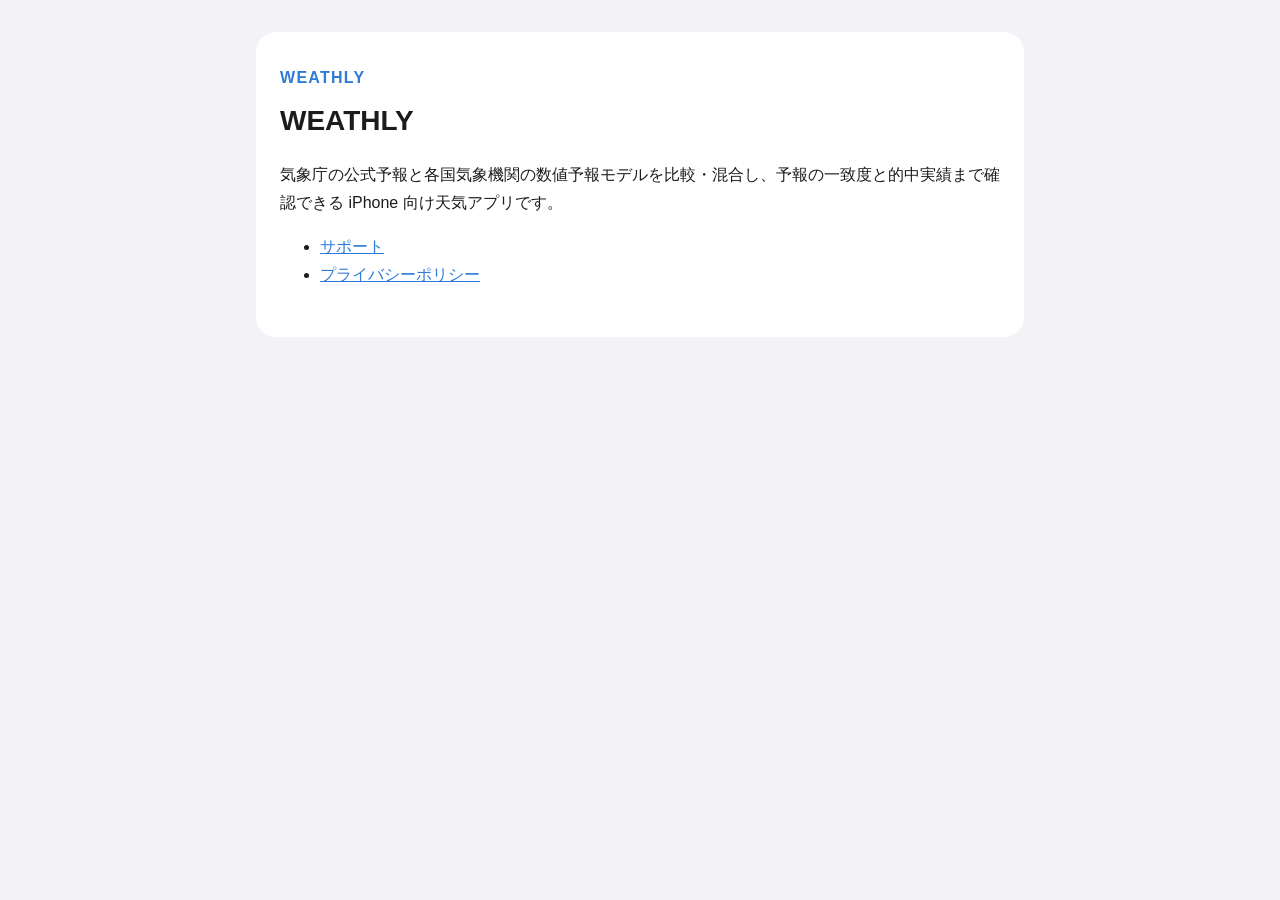
<file: index.html>
<!doctype html>
<html lang="ja">
<head>
  <meta charset="UTF-8" />
  <meta name="viewport" content="width=device-width, initial-scale=1" />
  <title>WEATHLY</title>
  <link rel="stylesheet" href="./style.css" />
</head>
<body>
  <main>
    <p class="brand">WEATHLY</p>
    <h1>WEATHLY</h1>
    <p>気象庁の公式予報と各国気象機関の数値予報モデルを比較・混合し、予報の一致度と的中実績まで確認できる iPhone 向け天気アプリです。</p>
    <ul>
      <li><a href="./support/">サポート</a></li>
      <li><a href="./privacy/">プライバシーポリシー</a></li>
    </ul>
  </main>
</body>
</html>
</file>
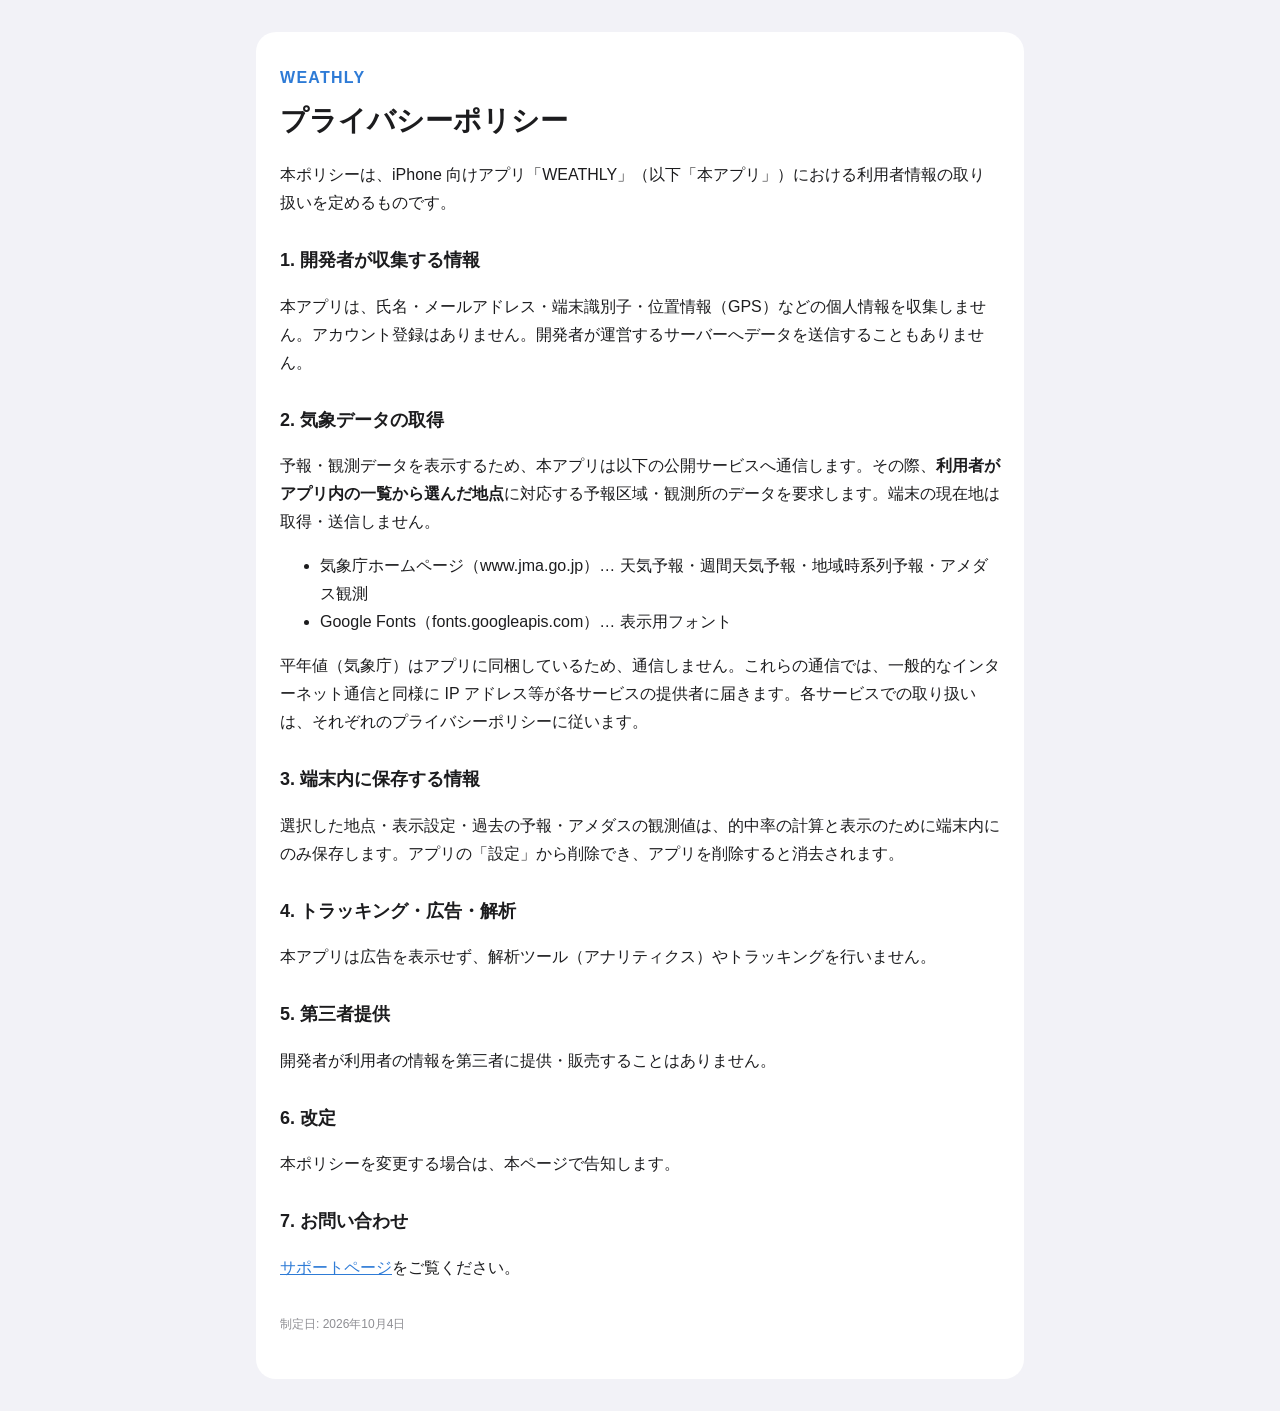
<file: privacy/index.html>
<!doctype html>
<html lang="ja">
<head>
  <meta charset="UTF-8" />
  <meta name="viewport" content="width=device-width, initial-scale=1" />
  <title>プライバシーポリシー | WEATHLY</title>
  <link rel="stylesheet" href="../style.css" />
</head>
<body>
  <main>
    <p class="brand">WEATHLY</p>
    <h1>プライバシーポリシー</h1>
    <p>本ポリシーは、iPhone 向けアプリ「WEATHLY」（以下「本アプリ」）における利用者情報の取り扱いを定めるものです。</p>

    <section>
      <h2>1. 開発者が収集する情報</h2>
      <p>本アプリは、氏名・メールアドレス・端末識別子・位置情報（GPS）などの個人情報を収集しません。アカウント登録はありません。開発者が運営するサーバーへデータを送信することもありません。</p>
    </section>

    <section>
      <h2>2. 気象データの取得</h2>
      <p>予報・観測データを表示するため、本アプリは以下の公開サービスへ通信します。その際、<strong>利用者がアプリ内の一覧から選んだ地点</strong>に対応する予報区域・観測所のデータを要求します。端末の現在地は取得・送信しません。</p>
      <ul>
        <li>気象庁ホームページ（www.jma.go.jp）… 天気予報・週間天気予報・地域時系列予報・アメダス観測</li>
        <li>Google Fonts（fonts.googleapis.com）… 表示用フォント</li>
      </ul>
      <p>平年値（気象庁）はアプリに同梱しているため、通信しません。これらの通信では、一般的なインターネット通信と同様に IP アドレス等が各サービスの提供者に届きます。各サービスでの取り扱いは、それぞれのプライバシーポリシーに従います。</p>
    </section>

    <section>
      <h2>3. 端末内に保存する情報</h2>
      <p>選択した地点・表示設定・過去の予報・アメダスの観測値は、的中率の計算と表示のために端末内にのみ保存します。アプリの「設定」から削除でき、アプリを削除すると消去されます。</p>
    </section>

    <section>
      <h2>4. トラッキング・広告・解析</h2>
      <p>本アプリは広告を表示せず、解析ツール（アナリティクス）やトラッキングを行いません。</p>
    </section>

    <section>
      <h2>5. 第三者提供</h2>
      <p>開発者が利用者の情報を第三者に提供・販売することはありません。</p>
    </section>

    <section>
      <h2>6. 改定</h2>
      <p>本ポリシーを変更する場合は、本ページで告知します。</p>
    </section>

    <section>
      <h2>7. お問い合わせ</h2>
      <p><a href="../support/">サポートページ</a>をご覧ください。</p>
    </section>

    <p class="updated">制定日: 2026年10月4日</p>
  </main>
</body>
</html>
</file>
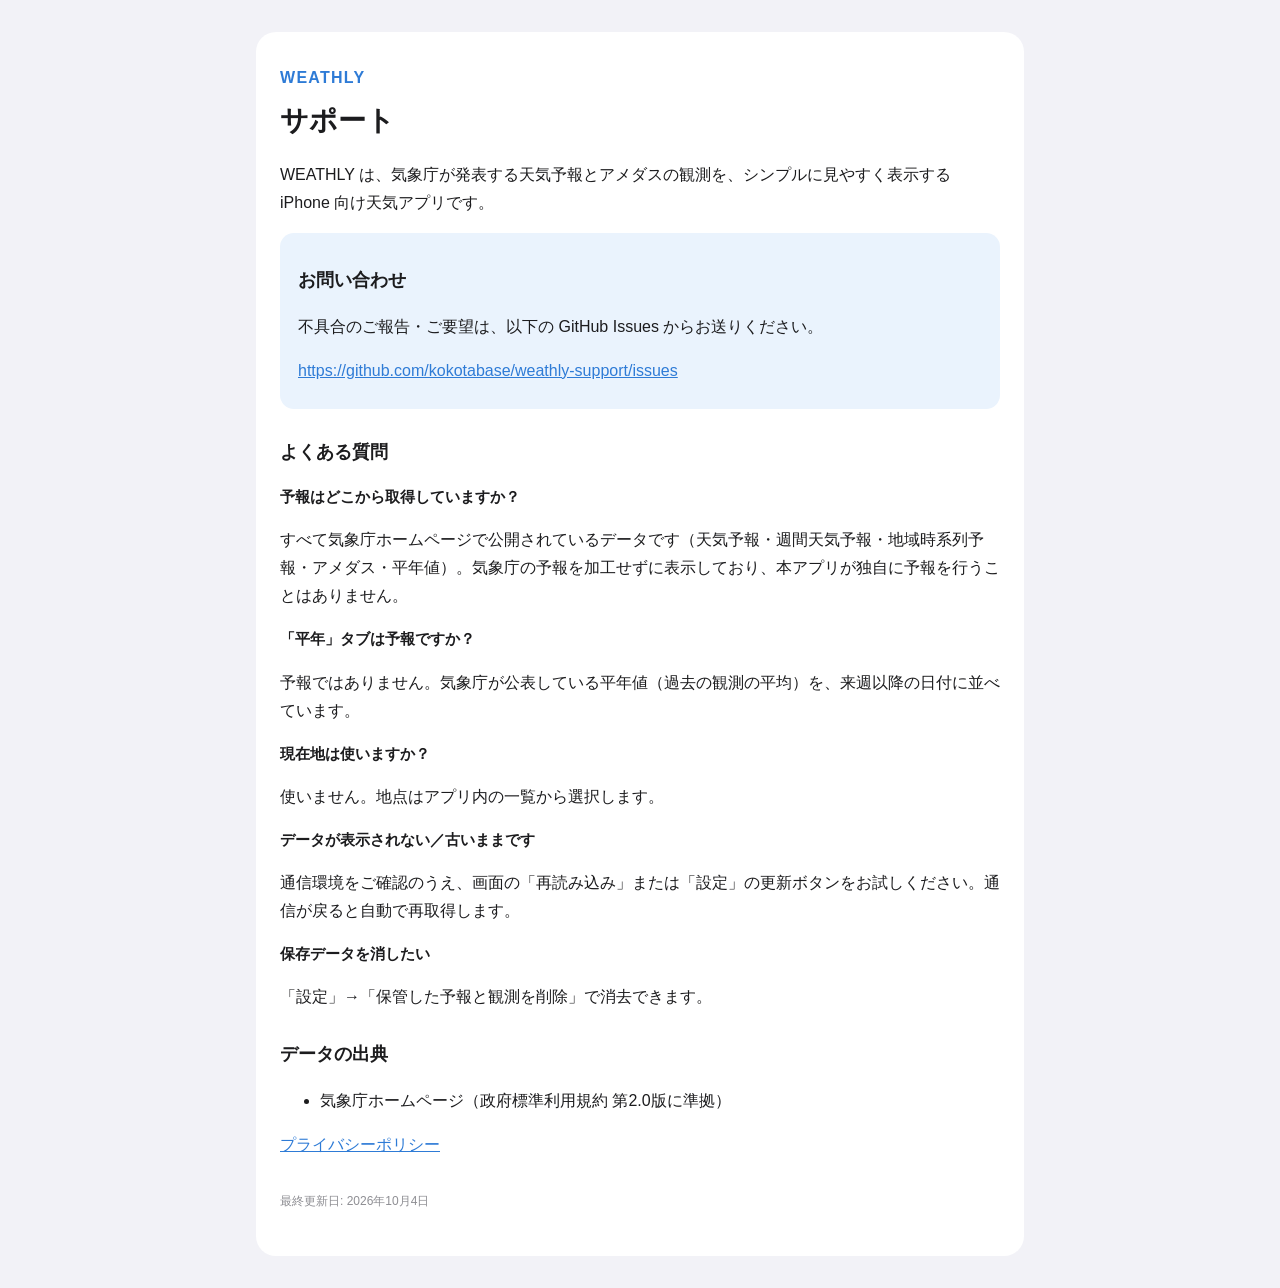
<file: support/index.html>
<!doctype html>
<html lang="ja">
<head>
  <meta charset="UTF-8" />
  <meta name="viewport" content="width=device-width, initial-scale=1" />
  <title>サポート | WEATHLY</title>
  <link rel="stylesheet" href="../style.css" />
</head>
<body>
  <main>
    <p class="brand">WEATHLY</p>
    <h1>サポート</h1>
    <p>WEATHLY は、気象庁が発表する天気予報とアメダスの観測を、シンプルに見やすく表示する iPhone 向け天気アプリです。</p>

    <section class="box">
      <h2>お問い合わせ</h2>
      <p>不具合のご報告・ご要望は、以下の GitHub Issues からお送りください。</p>
      <p><a href="https://github.com/kokotabase/weathly-support/issues">https://github.com/kokotabase/weathly-support/issues</a></p>
    </section>

    <section>
      <h2>よくある質問</h2>
      <h3>予報はどこから取得していますか？</h3>
      <p>すべて気象庁ホームページで公開されているデータです（天気予報・週間天気予報・地域時系列予報・アメダス・平年値）。気象庁の予報を加工せずに表示しており、本アプリが独自に予報を行うことはありません。</p>
      <h3>「平年」タブは予報ですか？</h3>
      <p>予報ではありません。気象庁が公表している平年値（過去の観測の平均）を、来週以降の日付に並べています。</p>
      <h3>現在地は使いますか？</h3>
      <p>使いません。地点はアプリ内の一覧から選択します。</p>
      <h3>データが表示されない／古いままです</h3>
      <p>通信環境をご確認のうえ、画面の「再読み込み」または「設定」の更新ボタンをお試しください。通信が戻ると自動で再取得します。</p>
      <h3>保存データを消したい</h3>
      <p>「設定」→「保管した予報と観測を削除」で消去できます。</p>
    </section>

    <section>
      <h2>データの出典</h2>
      <ul>
        <li>気象庁ホームページ（政府標準利用規約 第2.0版に準拠）</li>
      </ul>
    </section>

    <p><a href="../privacy/">プライバシーポリシー</a></p>
    <p class="updated">最終更新日: 2026年10月4日</p>
  </main>
</body>
</html>
</file>
<file: style.css>
body {
  margin: 0;
  background: #f2f2f7;
  color: #1c1c1e;
  font-family: -apple-system, BlinkMacSystemFont, "Hiragino Sans", "Noto Sans JP", sans-serif;
  line-height: 1.75;
}
main {
  max-width: 720px;
  margin: 32px auto;
  padding: 32px 24px;
  background: #fff;
  border-radius: 20px;
}
.brand {
  margin: 0;
  color: #2e7bd6;
  font-weight: 700;
  letter-spacing: 0.08em;
}
h1 { margin: 4px 0 16px; font-size: 28px; }
h2 { margin-top: 28px; font-size: 18px; }
h3 { margin: 16px 0 0; font-size: 15px; }
a { color: #2e7bd6; }
.box { background: #eaf3fd; border-radius: 14px; padding: 4px 18px 8px; }
.updated { margin-top: 32px; color: #8e8e93; font-size: 12px; }
</file>
